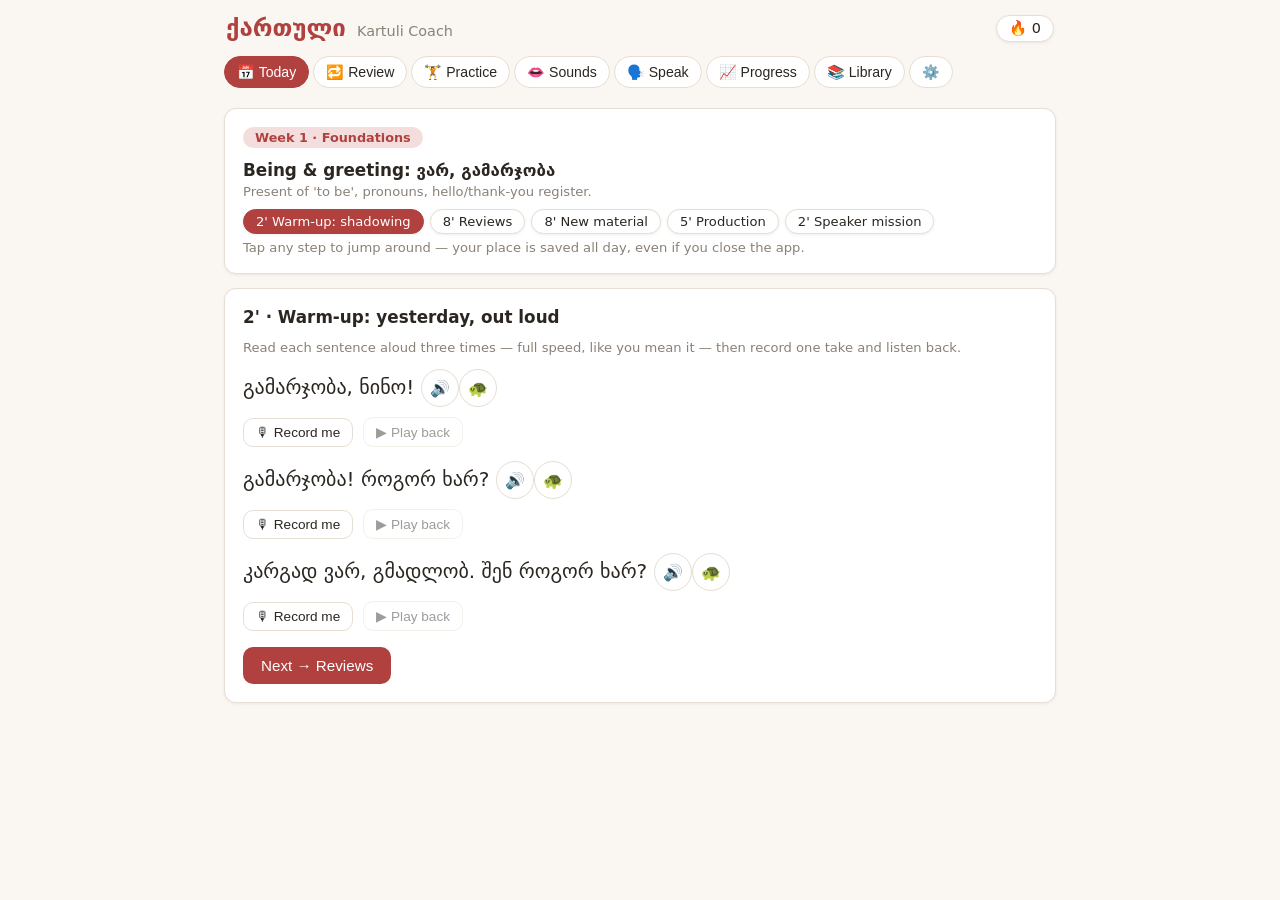
<file: index.html>
<!DOCTYPE html>
<html lang="en">
<head>
  <meta charset="UTF-8">
  <meta name="viewport" content="width=device-width, initial-scale=1.0">
  <title>ქართული — Kartuli Coach</title>
  <meta name="theme-color" content="#b0413e">
  <link rel="manifest" href="manifest.webmanifest">
  <link rel="apple-touch-icon" href="icons/icon-192.png">
  <link rel="stylesheet" href="css/style.css">
  <link rel="icon" href="data:image/svg+xml,<svg xmlns='http://www.w3.org/2000/svg' viewBox='0 0 100 100'><text y='.9em' font-size='90'>🍇</text></svg>">
</head>
<body>
  <div id="app">
    <header id="topbar">
      <div class="brand"><span class="brand-ka">ქართული</span> <span class="brand-en">Kartuli Coach</span></div>
      <div id="streak-chip" class="chip" title="Daily streak">🔥 0</div>
    </header>
    <nav id="nav">
      <button data-view="today" class="active">📅 Today</button>
      <button data-view="review">🔁 Review</button>
      <button data-view="practice">🏋️ Practice</button>
      <button data-view="pron">👄 Sounds</button>
      <button data-view="speak">🗣️ Speak</button>
      <button data-view="progress">📈 Progress</button>
      <button data-view="library">📚 Library</button>
      <button data-view="settings">⚙️</button>
    </nav>
    <div id="update-banner" class="banner hidden"></div>
    <div id="tts-banner" class="banner hidden"></div>
    <main id="view"></main>
  </div>
  <script type="module" src="js/app.js"></script>
</body>
</html>
</file>
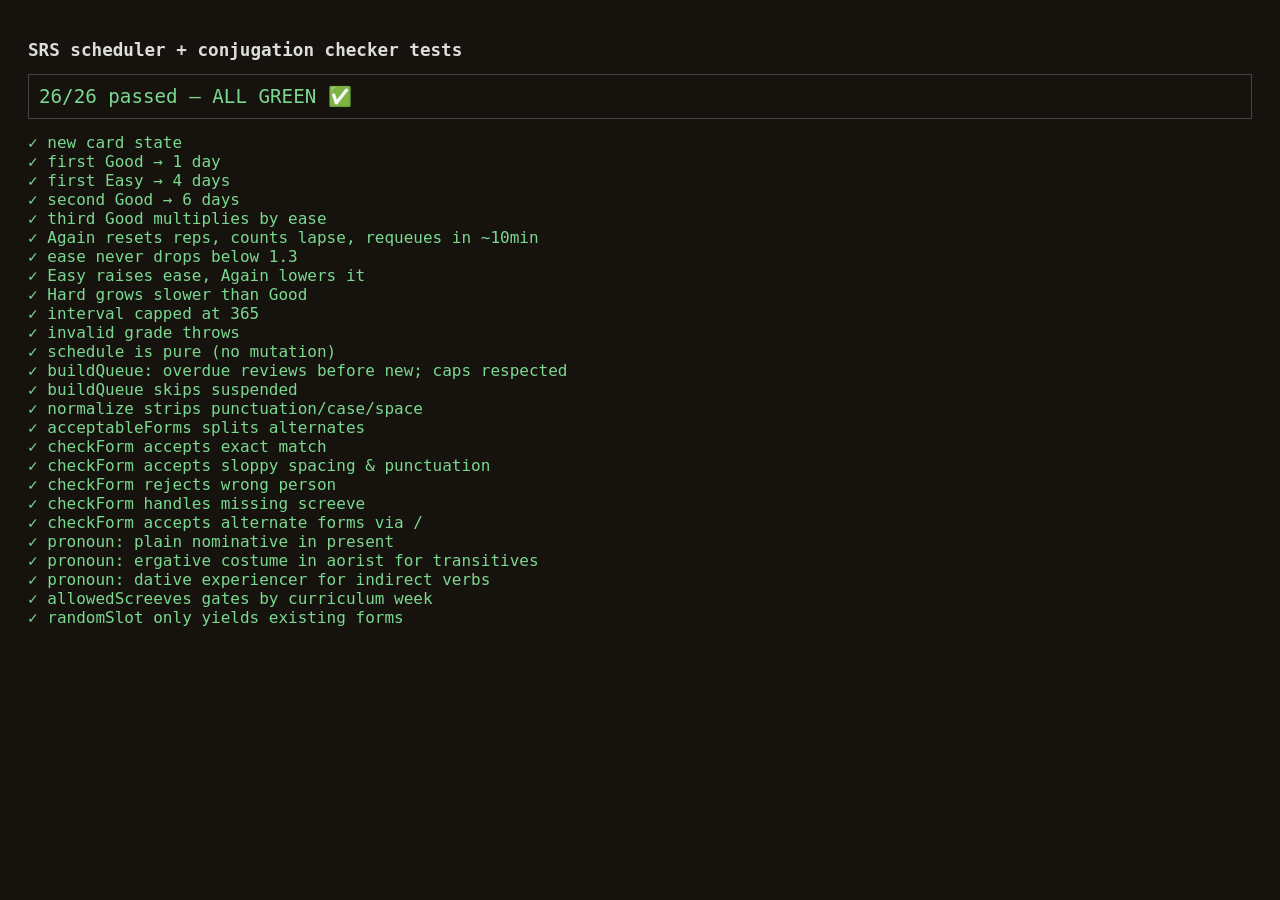
<file: tests.html>
<!DOCTYPE html>
<html lang="en">
<head>
  <meta charset="UTF-8">
  <title>Kartuli Coach — tests</title>
  <style>
    body { font-family: Consolas, monospace; background: #16130f; color: #ddd; padding: 20px; }
    .pass { color: #7bd88f; }
    .fail { color: #ff6188; font-weight: bold; }
    h1 { font-size: 1.1rem; }
    #summary { font-size: 1.2rem; margin: 14px 0; padding: 10px; border: 1px solid #444; }
  </style>
</head>
<body>
  <h1>SRS scheduler + conjugation checker tests</h1>
  <div id="summary">running…</div>
  <div id="results"></div>
  <script type="module" src="js/tests.js"></script>
</body>
</html>
</file>
<file: css/style.css>
:root {
  --bg: #faf7f2;
  --panel: #ffffff;
  --ink: #2b2620;
  --muted: #8a8177;
  --accent: #b0413e;      /* Georgian wine red */
  --accent-soft: #f3dedd;
  --green: #4a7c59;
  --green-soft: #e0ede4;
  --gold: #c99700;
  --border: #e6ded2;
  --shadow: 0 1px 3px rgba(60,40,20,.08);
  --radius: 12px;
  --ka-size: 1.7rem;
}
@media (prefers-color-scheme: dark) {
  :root {
    --bg: #1d1a17; --panel: #27231f; --ink: #ece5da; --muted: #9b9186;
    --accent: #d96a66; --accent-soft: #3d2b2a; --green: #7bb08a; --green-soft: #26332b;
    --border: #3a342d; --shadow: 0 1px 3px rgba(0,0,0,.4);
  }
}
* { box-sizing: border-box; }
body { margin: 0; font-family: 'Segoe UI', system-ui, sans-serif; background: var(--bg); color: var(--ink); }
#app { max-width: 860px; margin: 0 auto; padding: 0 14px 60px; }

#topbar { display: flex; justify-content: space-between; align-items: center; padding: 14px 2px 8px; }
.brand-ka { font-size: 1.5rem; font-weight: 700; color: var(--accent); }
.brand-en { color: var(--muted); font-size: .9rem; margin-left: 6px; }
.chip { background: var(--panel); border: 1px solid var(--border); border-radius: 999px; padding: 4px 12px; font-size: .9rem; box-shadow: var(--shadow); }
button.step-chip { cursor: pointer; font-family: inherit; color: var(--ink); }
button.step-chip:hover { border-color: var(--accent); }

#nav { display: flex; gap: 4px; flex-wrap: wrap; margin-bottom: 14px; position: sticky; top: 0; background: var(--bg); padding: 6px 0; z-index: 5; }
#nav button { border: 1px solid var(--border); background: var(--panel); color: var(--ink); padding: 7px 12px; border-radius: 999px; cursor: pointer; font-size: .88rem; }
#nav button.active { background: var(--accent); border-color: var(--accent); color: #fff; }

.banner { background: var(--accent-soft); border: 1px solid var(--accent); color: var(--ink); border-radius: var(--radius); padding: 10px 14px; margin-bottom: 12px; font-size: .9rem; }
.hidden { display: none !important; }

.card { background: var(--panel); border: 1px solid var(--border); border-radius: var(--radius); box-shadow: var(--shadow); padding: 18px; margin-bottom: 14px; }
.card h2 { margin: 0 0 10px; font-size: 1.05rem; }
.card h3 { margin: 14px 0 6px; font-size: .95rem; }

.ka { font-size: var(--ka-size); line-height: 1.5; font-family: 'Sylfaen', 'Noto Sans Georgian', 'BPG Nino Mtavruli', 'Segoe UI', sans-serif; }
.ka-md { font-size: 1.25rem; line-height: 1.6; }
.en { color: var(--muted); font-size: .95rem; }
.muted { color: var(--muted); }
.small { font-size: .82rem; }

button.btn { background: var(--accent); color: #fff; border: none; border-radius: 10px; padding: 10px 18px; font-size: .95rem; cursor: pointer; }
button.btn:disabled { opacity: .45; cursor: default; }
button.btn.secondary { background: var(--panel); color: var(--ink); border: 1px solid var(--border); }
button.btn.green { background: var(--green); }
button.btn.small { padding: 6px 12px; font-size: .85rem; }
button.audio-btn { background: none; border: 1px solid var(--border); border-radius: 999px; width: 38px; height: 38px; cursor: pointer; font-size: 1rem; vertical-align: middle; }
button.audio-btn:hover { background: var(--accent-soft); }

input[type=text], textarea, select {
  width: 100%; padding: 10px 12px; border: 1px solid var(--border); border-radius: 10px;
  background: var(--bg); color: var(--ink); font-size: 1.15rem; font-family: inherit;
}
textarea { min-height: 80px; }
input.ka-input { font-size: 1.4rem; }

.row { display: flex; gap: 10px; align-items: center; flex-wrap: wrap; }
.spread { justify-content: space-between; }
.stack > * + * { margin-top: 10px; }

.grade-row { display: flex; gap: 8px; margin-top: 14px; }
.grade-row button { flex: 1; padding: 12px 4px; border-radius: 10px; border: 1px solid var(--border); cursor: pointer; font-size: .9rem; background: var(--panel); color: var(--ink); }
.grade-row button b { display: block; font-size: 1.05rem; }
.grade-1 { border-bottom: 3px solid #c0392b !important; }
.grade-2 { border-bottom: 3px solid #e67e22 !important; }
.grade-3 { border-bottom: 3px solid var(--green) !important; }
.grade-4 { border-bottom: 3px solid #2980b9 !important; }

.flashcard { text-align: center; padding: 34px 18px; cursor: pointer; min-height: 130px; }
.flashcard .hint { margin-top: 10px; }

.progressbar { height: 6px; background: var(--border); border-radius: 3px; overflow: hidden; margin-bottom: 12px; }
.progressbar > div { height: 100%; background: var(--green); transition: width .3s; }

.step-badge { display: inline-block; background: var(--accent-soft); color: var(--accent); border-radius: 999px; padding: 3px 12px; font-size: .8rem; font-weight: 600; margin-bottom: 8px; }
.timer-chip { float: right; color: var(--muted); font-size: .85rem; }

.dialogue-line { display: flex; gap: 10px; margin-bottom: 12px; align-items: baseline; }
.dialogue-line .sp { min-width: 74px; color: var(--gold); font-weight: 600; font-size: .9rem; }
.dialogue-line .new-word { background: var(--green-soft); border-radius: 4px; padding: 0 3px; }

.choice-btn { display: block; width: 100%; text-align: right; margin-top: 8px; padding: 12px 14px; border: 1px solid var(--border); border-radius: 10px; background: var(--panel); color: var(--ink); cursor: pointer; font-size: 1.15rem; }
.choice-btn.correct { background: var(--green-soft); border-color: var(--green); }
.choice-btn.wrong { background: var(--accent-soft); border-color: var(--accent); }
.choice-btn.ka-choice { text-align: center; }

.word-chip { display: inline-block; margin: 4px; padding: 8px 14px; background: var(--panel); border: 1.5px solid var(--border); border-radius: 10px; cursor: pointer; font-size: 1.25rem; }
.word-chip.used { opacity: .3; pointer-events: none; }
.scramble-answer { min-height: 52px; border: 1.5px dashed var(--border); border-radius: 10px; padding: 6px; margin-bottom: 8px; }

.feedback { margin-top: 12px; padding: 12px; border-radius: 10px; font-size: 1rem; }
.feedback.good { background: var(--green-soft); color: var(--green); }
.feedback.bad { background: var(--accent-soft); color: var(--accent); }

table.conj { border-collapse: collapse; width: 100%; margin: 8px 0; }
table.conj td, table.conj th { border: 1px solid var(--border); padding: 6px 10px; font-size: 1rem; }
table.conj th { background: var(--accent-soft); font-size: .82rem; }

.level-map { display: grid; grid-template-columns: repeat(13, 1fr); gap: 5px; }
.level-cell { aspect-ratio: 1; border-radius: 6px; background: var(--border); display: flex; align-items: center; justify-content: center; font-size: .68rem; color: var(--muted); }
.level-cell.done { background: var(--green); color: #fff; }
.level-cell.current { background: var(--gold); color: #fff; font-weight: 700; }

.statgrid { display: grid; grid-template-columns: repeat(auto-fit, minmax(140px, 1fr)); gap: 10px; }
.stat { background: var(--bg); border: 1px solid var(--border); border-radius: 10px; padding: 12px; text-align: center; }
.stat b { display: block; font-size: 1.5rem; }
.stat span { font-size: .8rem; color: var(--muted); }

.verify-flag { color: var(--gold); cursor: pointer; font-size: .8rem; border: 1px dashed var(--gold); border-radius: 6px; padding: 1px 7px; margin-left: 6px; white-space: nowrap; }

.rec-dot { display: inline-block; width: 10px; height: 10px; border-radius: 50%; background: #c0392b; animation: blink 1s infinite; margin-right: 6px; }
@keyframes blink { 50% { opacity: .2; } }

.list-row { display: flex; justify-content: space-between; align-items: center; padding: 9px 4px; border-bottom: 1px solid var(--border); gap: 8px; flex-wrap: wrap; }
.pair-col { display: grid; grid-template-columns: 1fr 1fr; gap: 8px; }
.pair-col .pron-word { text-align: center; padding: 10px; border: 1px solid var(--border); border-radius: 10px; cursor: pointer; font-size: 1.3rem; background: var(--panel); }
.pair-col .pron-word:hover { background: var(--accent-soft); }

details.lesson-detail summary { cursor: pointer; font-weight: 600; padding: 6px 0; }
.markdown table { border-collapse: collapse; }
.markdown td, .markdown th { border: 1px solid var(--border); padding: 4px 10px; }
.markdown code { background: var(--bg); padding: 1px 5px; border-radius: 4px; }

@media (max-width: 600px) {
  :root { --ka-size: 1.45rem; }
  .level-map { grid-template-columns: repeat(9, 1fr); }
}
</file>
